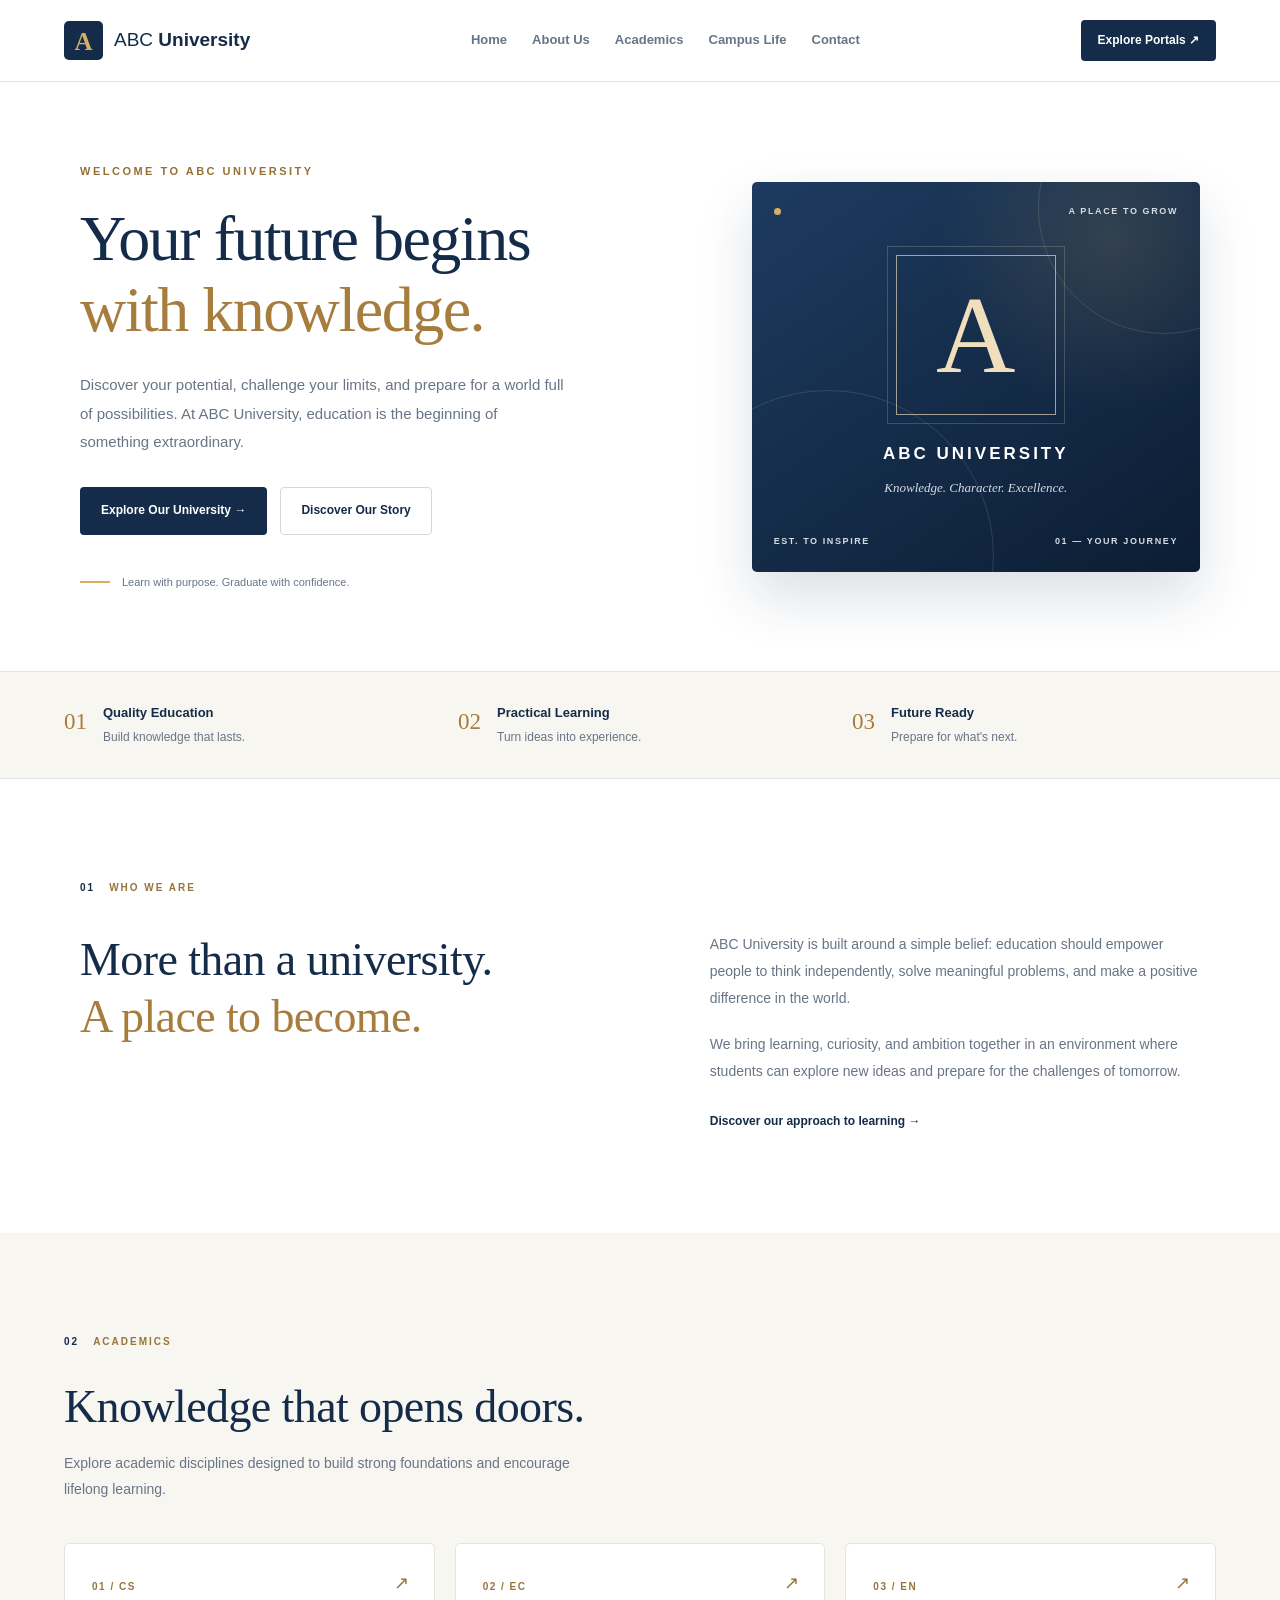
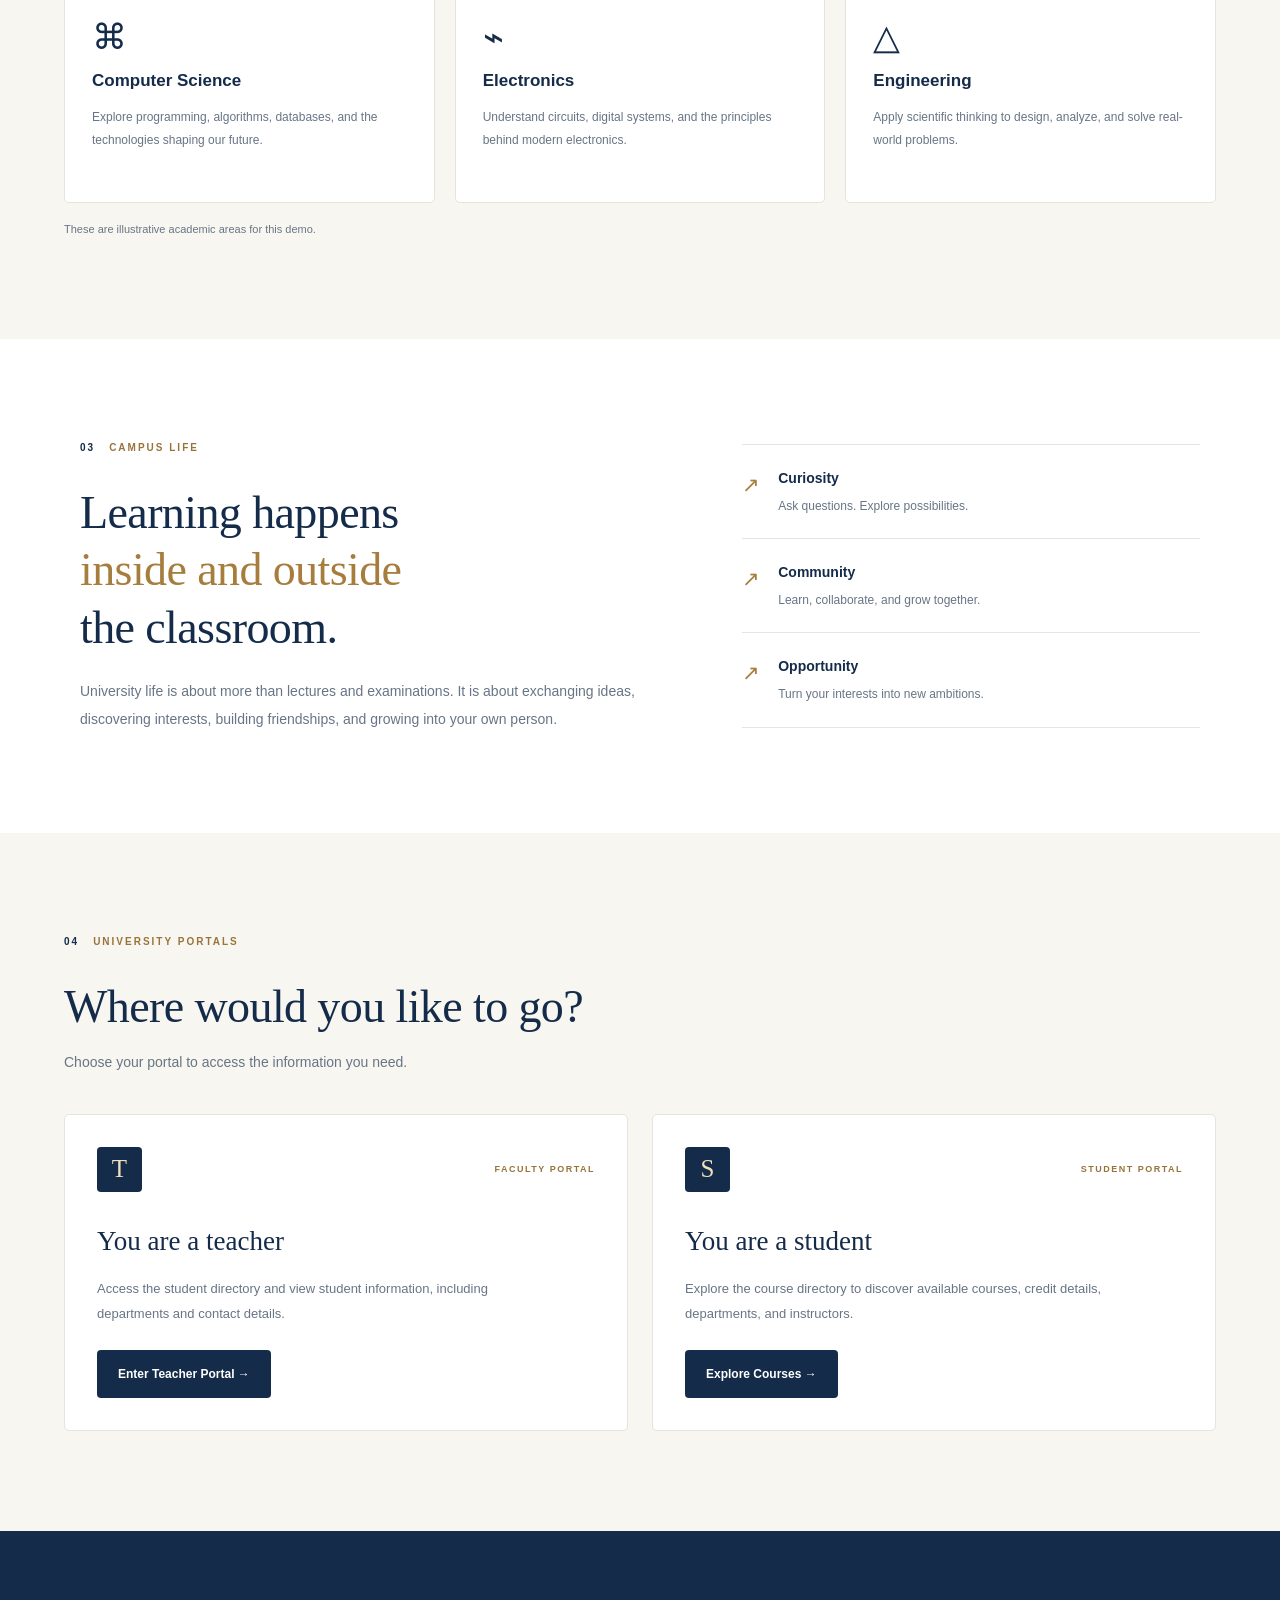
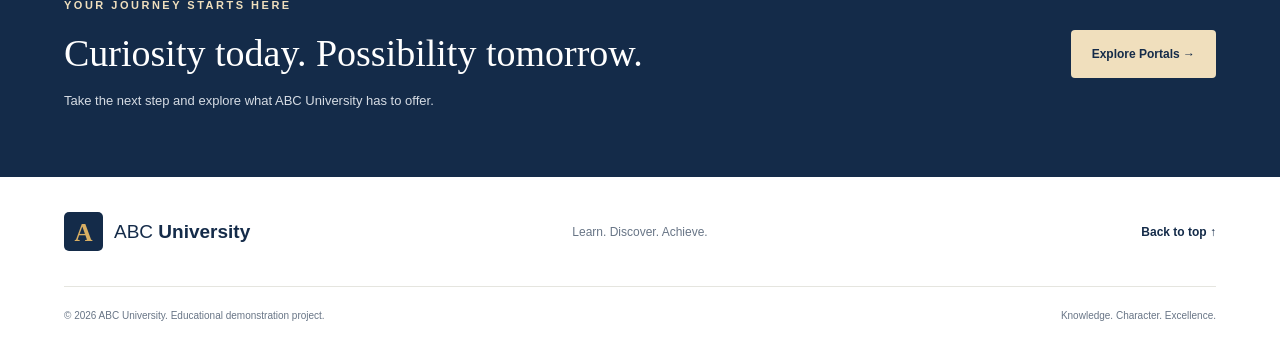
<file: frontend/index.html>
<!DOCTYPE html>
<html lang="en">
<head>
    <meta charset="UTF-8">
    <meta name="viewport" content="width=device-width, initial-scale=1.0">
    <title>ABC University | Learn. Discover. Achieve.</title>
    <meta name="description"
          content="Welcome to ABC University, where knowledge meets opportunity and students build their future.">
    <link rel="stylesheet" href="index.css">
</head>

<body>

    <!-- Navigation Bar -->
    <header class="navbar">
        <a href="#home" class="logo">
            <span class="logo-icon">A</span>
            <span>ABC <strong>University</strong></span>
        </a>

        <nav class="nav-links" aria-label="Main navigation">
            <a href="#home">Home</a>
            <a href="#about">About Us</a>
            <a href="#academics">Academics</a>
            <a href="#campus">Campus Life</a>
            <a href="#contact">Contact</a>
        </nav>

        <a href="#portals" class="nav-button">Explore Portals ↗</a>
    </header>


    <main>

        <!-- Hero Section -->
        <section class="hero" id="home">

            <div class="hero-content">
                <p class="eyebrow">
                    WELCOME TO ABC UNIVERSITY
                </p>

                <h1>
                    Your future begins
                    <span>with knowledge.</span>
                </h1>

                <p class="hero-description">
                    Discover your potential, challenge your limits,
                    and prepare for a world full of possibilities.
                    At ABC University, education is the beginning
                    of something extraordinary.
                </p>

                <div class="hero-buttons">
                    <a href="#portals" class="button button-primary">
                        Explore Our University →
                    </a>

                    <a href="#about" class="button button-outline">
                        Discover Our Story
                    </a>
                </div>

                <div class="hero-note">
                    <span class="note-line"></span>
                    <p>Learn with purpose. Graduate with confidence.</p>
                </div>
            </div>

            <div class="hero-visual">
                <div class="visual-top">
                    <span class="visual-dot"></span>
                    A PLACE TO GROW
                </div>

                <div class="visual-main">
                    <div class="visual-symbol">A</div>
                    <p class="visual-name">ABC UNIVERSITY</p>
                    <p class="visual-motto">Knowledge. Character. Excellence.</p>
                </div>

                <div class="visual-bottom">
                    <span>EST. TO INSPIRE</span>
                    <span>01 — YOUR JOURNEY</span>
                </div>
            </div>

        </section>


        <!-- University Highlights -->
        <section class="highlights" aria-label="University highlights">

            <div class="highlight-item">
                <span class="highlight-number">01</span>
                <div>
                    <h3>Quality Education</h3>
                    <p>Build knowledge that lasts.</p>
                </div>
            </div>

            <div class="highlight-item">
                <span class="highlight-number">02</span>
                <div>
                    <h3>Practical Learning</h3>
                    <p>Turn ideas into experience.</p>
                </div>
            </div>

            <div class="highlight-item">
                <span class="highlight-number">03</span>
                <div>
                    <h3>Future Ready</h3>
                    <p>Prepare for what's next.</p>
                </div>
            </div>

        </section>


        <!-- About Section -->
        <section class="section about-section" id="about">

            <div class="section-label">
                <span>01</span>
                <span>WHO WE ARE</span>
            </div>

            <div class="about-grid">

                <div>
                    <h2 class="section-heading">
                        More than a university.
                        <span>A place to become.</span>
                    </h2>
                </div>

                <div class="about-content">
                    <p>
                        ABC University is built around a simple belief:
                        education should empower people to think
                        independently, solve meaningful problems,
                        and make a positive difference in the world.
                    </p>

                    <p>
                        We bring learning, curiosity, and ambition
                        together in an environment where students
                        can explore new ideas and prepare for the
                        challenges of tomorrow.
                    </p>

                    <a href="#academics" class="text-link">
                        Discover our approach to learning →
                    </a>
                </div>

            </div>

        </section>


        <!-- Academics Section -->
        <section class="section academics-section" id="academics">

            <div class="section-label">
                <span>02</span>
                <span>ACADEMICS</span>
            </div>

            <div class="section-intro">
                <h2 class="section-heading">
                    Knowledge that opens doors.
                </h2>

                <p>
                    Explore academic disciplines designed to build
                    strong foundations and encourage lifelong learning.
                </p>
            </div>

            <div class="academic-grid">

                <article class="academic-card">
                    <span class="card-number">01 / CS</span>
                    <div class="academic-icon">⌘</div>
                    <h3>Computer Science</h3>
                    <p>
                        Explore programming, algorithms, databases,
                        and the technologies shaping our future.
                    </p>
                    <span class="card-arrow">↗</span>
                </article>

                <article class="academic-card">
                    <span class="card-number">02 / EC</span>
                    <div class="academic-icon">⌁</div>
                    <h3>Electronics</h3>
                    <p>
                        Understand circuits, digital systems,
                        and the principles behind modern electronics.
                    </p>
                    <span class="card-arrow">↗</span>
                </article>

                <article class="academic-card">
                    <span class="card-number">03 / EN</span>
                    <div class="academic-icon">△</div>
                    <h3>Engineering</h3>
                    <p>
                        Apply scientific thinking to design,
                        analyze, and solve real-world problems.
                    </p>
                    <span class="card-arrow">↗</span>
                </article>

            </div>

            <p class="academic-note">
                These are illustrative academic areas for this demo.
            </p>

        </section>


        <!-- Campus Life Section -->
        <section class="section campus-section" id="campus">

            <div class="campus-content">
                <div class="section-label">
                    <span>03</span>
                    <span>CAMPUS LIFE</span>
                </div>

                <h2 class="section-heading">
                    Learning happens
                    <span>inside and outside</span>
                    the classroom.
                </h2>

                <p>
                    University life is about more than lectures and
                    examinations. It is about exchanging ideas,
                    discovering interests, building friendships,
                    and growing into your own person.
                </p>
            </div>

            <div class="campus-features">

                <div class="campus-feature">
                    <span>↗</span>
                    <div>
                        <h3>Curiosity</h3>
                        <p>Ask questions. Explore possibilities.</p>
                    </div>
                </div>

                <div class="campus-feature">
                    <span>↗</span>
                    <div>
                        <h3>Community</h3>
                        <p>Learn, collaborate, and grow together.</p>
                    </div>
                </div>

                <div class="campus-feature">
                    <span>↗</span>
                    <div>
                        <h3>Opportunity</h3>
                        <p>Turn your interests into new ambitions.</p>
                    </div>
                </div>

            </div>

        </section>


        <!-- Teacher and Student Portals -->
        <section class="section portals-section" id="portals">

            <div class="section-label">
                <span>04</span>
                <span>UNIVERSITY PORTALS</span>
            </div>

            <div class="portals-heading">
                <h2 class="section-heading">
                    Where would you like to go?
                </h2>

                <p>
                    Choose your portal to access the information
                    you need.
                </p>
            </div>

            <div class="portal-grid">

                <article class="portal-card teacher-card">
                    <div class="portal-top">
                        <span class="portal-icon">T</span>
                        <span class="portal-tag">FACULTY PORTAL</span>
                    </div>

                    <h3>You are a teacher</h3>

                    <p>
                        Access the student directory and view student
                        information, including departments and contact
                        details.
                    </p>

                    <a href="student.html" class="button portal-button">
                        Enter Teacher Portal →
                    </a>
                </article>


                <article class="portal-card student-card">
                    <div class="portal-top">
                        <span class="portal-icon">S</span>
                        <span class="portal-tag">STUDENT PORTAL</span>
                    </div>

                    <h3>You are a student</h3>

                    <p>
                        Explore the course directory to discover
                        available courses, credit details, departments,
                        and instructors.
                    </p>

                    <a href="course.html" class="button portal-button">
                        Explore Courses →
                    </a>
                </article>

            </div>

        </section>


        <!-- Contact Section -->
        <section class="contact-section" id="contact">

            <div>
                <p class="eyebrow">YOUR JOURNEY STARTS HERE</p>

                <h2>Curiosity today. Possibility tomorrow.</h2>

                <p>
                    Take the next step and explore what ABC University
                    has to offer.
                </p>
            </div>

            <a href="#portals" class="button contact-button">
                Explore Portals →
            </a>

        </section>

    </main>


    <!-- Footer -->
    <footer class="footer">

        <a href="#home" class="logo footer-logo">
            <span class="logo-icon">A</span>
            <span>ABC <strong>University</strong></span>
        </a>

        <p>
            Learn. Discover. Achieve.
        </p>

        <a href="#home" class="back-to-top">Back to top ↑</a>

        <div class="footer-bottom">
            <p>© 2026 ABC University. Educational demonstration project.</p>
            <p>Knowledge. Character. Excellence.</p>
        </div>
    </footer>
</body>
</html>
</file>
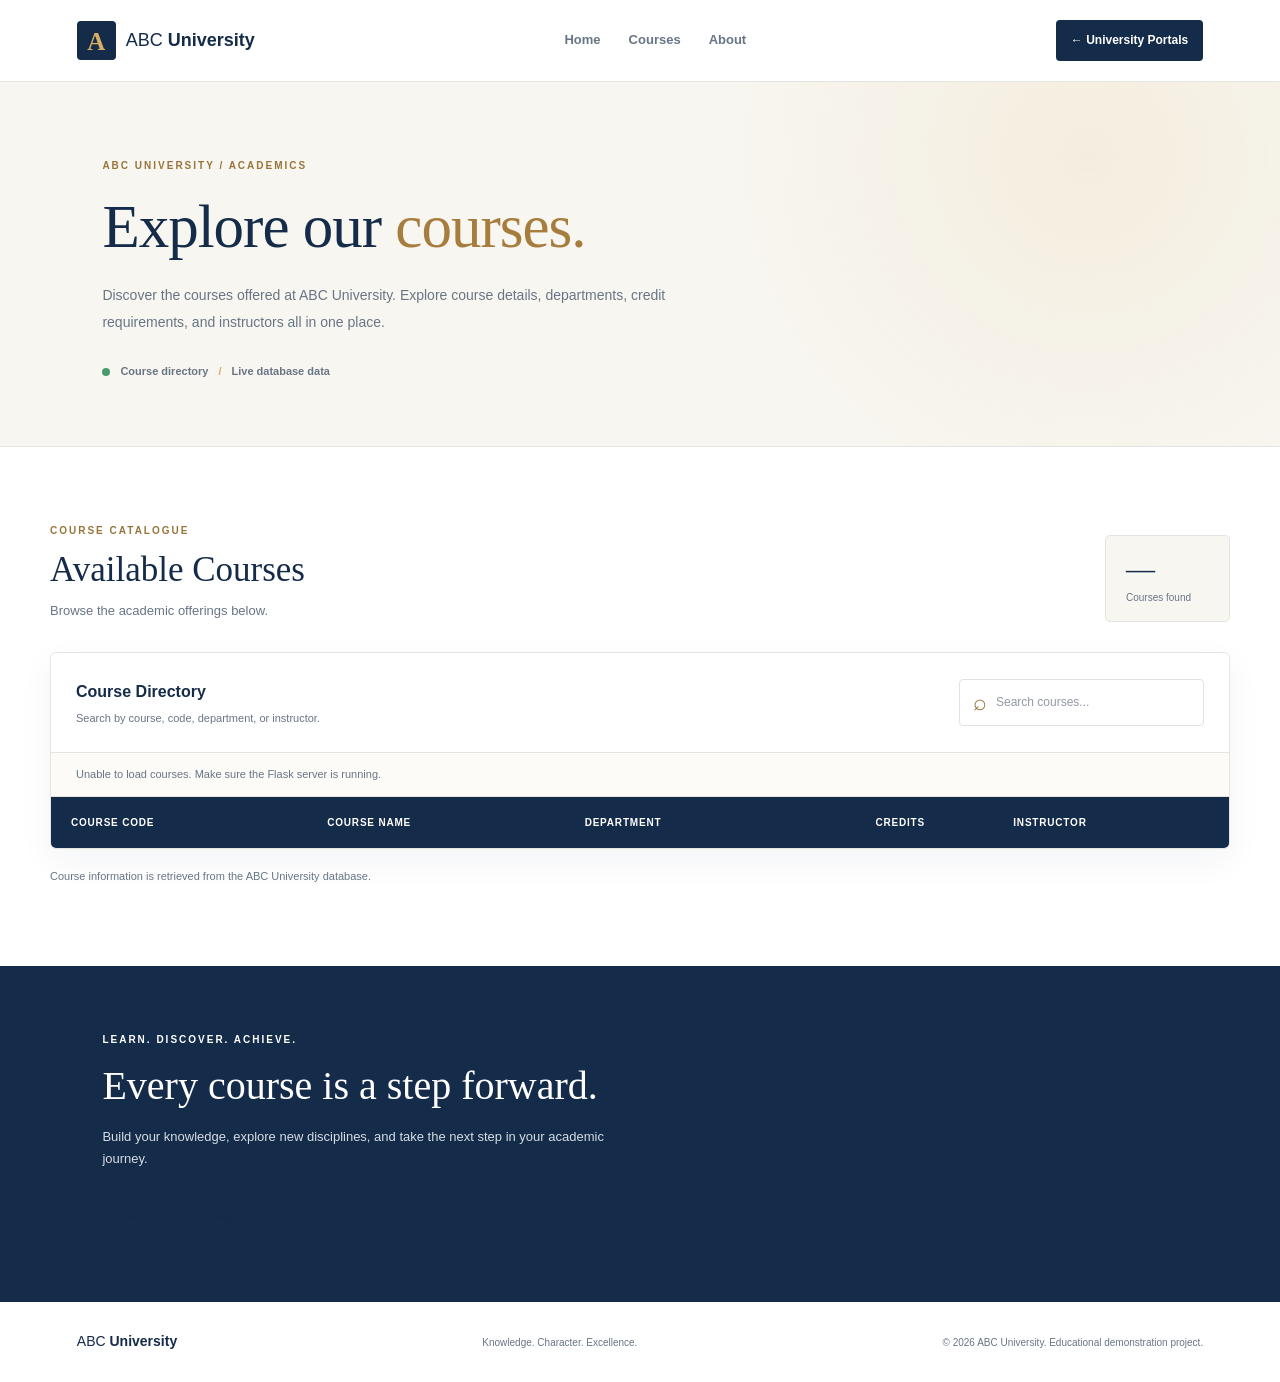
<file: frontend/course.html>
<!DOCTYPE html>
<html lang="en">
<head>
    <meta charset="UTF-8">
    <meta name="viewport" content="width=device-width, initial-scale=1.0">

    <title>Course Directory | ABC University</title>

    <link rel="stylesheet" href="course.css">
    <script src="script.js" defer></script>
</head>

<body>

    <header class="navbar">
        <a href="index.html" class="logo">
            <span class="logo-icon">A</span>
            <span>ABC <strong>University</strong></span>
        </a>

        <nav class="nav-links" aria-label="Main navigation">
            <a href="index.html">Home</a>
            <a href="#courses">Courses</a>
            <a href="#about">About</a>
        </nav>

        <a href="index.html#portals" class="back-button">
            ← University Portals
        </a>
    </header>


    <main>

        <section class="page-hero">
            <p class="eyebrow">ABC UNIVERSITY / ACADEMICS</p>

            <h1>Explore our <span>courses.</span></h1>

            <p class="hero-description">
                Discover the courses offered at ABC University.
                Explore course details, departments, credit requirements,
                and instructors all in one place.
            </p>

            <div class="hero-meta">
                <span class="status-dot"></span>
                Course directory
                <span class="meta-divider">/</span>
                Live database data
            </div>
        </section>


        <section class="courses-section" id="courses">

            <div class="section-heading">
                <div>
                    <p class="eyebrow">COURSE CATALOGUE</p>
                    <h2>Available Courses</h2>
                    <p class="section-description">
                        Browse the academic offerings below.
                    </p>
                </div>

                <div class="course-count">
                    <span class="count-number" id="course-count">—</span>
                    <span class="count-label">Courses found</span>
                </div>
            </div>


            <div class="table-card">

                <div class="table-toolbar">
                    <div>
                        <h3>Course Directory</h3>
                        <p>Search by course, code, department, or instructor.</p>
                    </div>

                    <label class="search-box">
                        <span aria-hidden="true">⌕</span>
                        <input
                            type="search"
                            id="course-search"
                            placeholder="Search courses..."
                            aria-label="Search courses"
                        >
                    </label>
                </div>


                <p class="table-status" id="table-status" role="status">
                    Loading courses from the university database...
                </p>


                <div class="table-wrapper">
                    <table>
                        <thead>
                            <tr>
                                <th scope="col">Course Code</th>
                                <th scope="col">Course Name</th>
                                <th scope="col">Department</th>
                                <th scope="col">Credits</th>
                                <th scope="col">Instructor</th>
                            </tr>
                        </thead>

                        <tbody id="course-table">
                            <!-- JavaScript inserts course rows here -->
                        </tbody>
                    </table>
                </div>

            </div>

            <p class="data-note">
                Course information is retrieved from the ABC University database.
            </p>

        </section>


        <section class="about-section" id="about">
            <p class="eyebrow">LEARN. DISCOVER. ACHIEVE.</p>
            <h2>Every course is a step forward.</h2>
            <p>
                Build your knowledge, explore new disciplines,
                and take the next step in your academic journey.
            </p>

            <a href="index.html" class="home-link">
                Return to Homepage →
            </a>
        </section>

    </main>


    <footer class="footer">
        <a href="index.html" class="footer-logo">
            ABC <strong>University</strong>
        </a>

        <p>Knowledge. Character. Excellence.</p>

        <p>© 2026 ABC University. Educational demonstration project.</p>
    </footer>

</body>
</html>
</file>
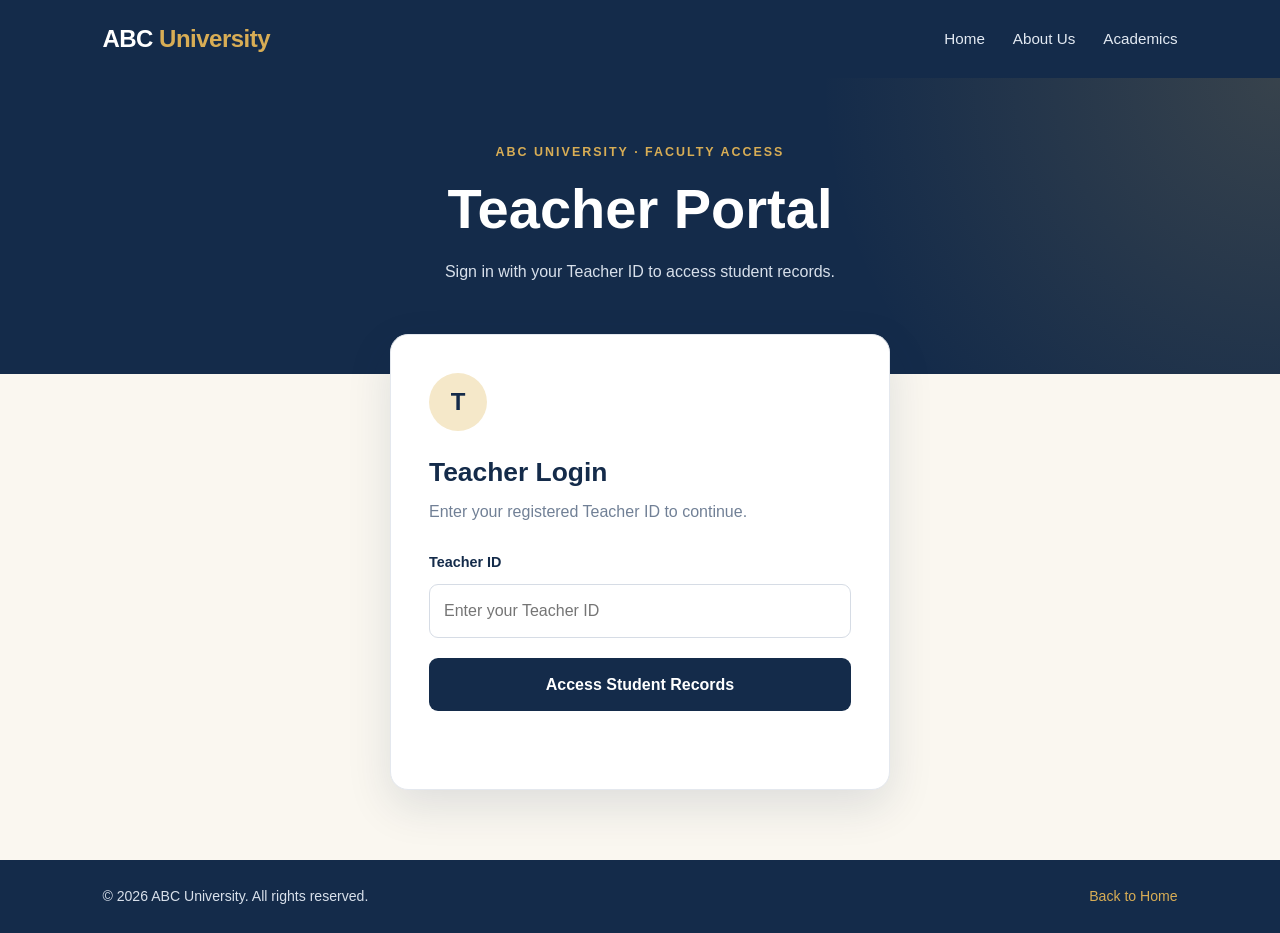
<file: frontend/student.html>
<!DOCTYPE html>
<html lang="en">
<head>
    <meta charset="UTF-8">
    <meta name="viewport" content="width=device-width, initial-scale=1.0">

    <title>Teacher Portal | ABC University</title>

    <link rel="stylesheet" href="student.css">
    <script src="student.js" defer></script>
</head>

<body>

    <header class="navbar">
        <a href="index.html" class="logo">ABC <span>University</span></a>

        <nav>
            <a href="index.html">Home</a>
            <a href="index.html#about">About Us</a>
            <a href="index.html#academics">Academics</a>
        </nav>
    </header>

    <main>
        <section class="page-hero">
            <p class="eyebrow">ABC UNIVERSITY · FACULTY ACCESS</p>
            <h1>Teacher Portal</h1>
            <p>Sign in with your Teacher ID to access student records.</p>
        </section>

        <section class="login-section">
            <div class="login-card" id="login-card">
                <div class="icon-circle">T</div>

                <h2>Teacher Login</h2>
                <p class="muted">
                    Enter your registered Teacher ID to continue.
                </p>

                <form id="teacher-form">
                    <label for="teacher-id">Teacher ID</label>

                    <input
                        type="text"
                        id="teacher-id"
                        name="teacher-id"
                        placeholder="Enter your Teacher ID"
                        autocomplete="off"
                        required
                    >

                    <button type="submit" id="login-button">
                        Access Student Records
                    </button>
                </form>

                <p id="login-message" class="message" role="status"
                   aria-live="polite"></p>
            </div>
        </section>

        <!-- Hidden until a valid teacher ID is entered -->
        <section id="student-dashboard" class="dashboard" hidden>
            <div class="welcome-panel">
                <div>
                    <p class="eyebrow">FACULTY DASHBOARD</p>
                    <h2 id="welcome-heading">Welcome!</h2>
                    <p class="muted">
                        Here are the student records available to you.
                    </p>
                </div>

                <button type="button" id="logout-button" class="secondary-button">
                    Log Out
                </button>
            </div>

            <div class="table-heading">
                <div>
                    <h2>Student Directory</h2>
                    <p class="muted">Student information from the university database.</p>
                </div>

                <span class="count-badge">
                    <span id="student-count">0</span> Students
                </span>
            </div>

            <div class="table-card">
                <div class="table-toolbar">
                    <label for="student-search">Search students</label>
                    <input
                        type="search"
                        id="student-search"
                        placeholder="Search by name, ID, department..."
                    >
                </div>

                <div class="table-wrapper">
                    <table>
                        <thead>
                            <tr>
                                <th>Student ID</th>
                                <th>Name</th>
                                <th>Age</th>
                                <th>Gender</th>
                                <th>Email</th>
                                <th>Department</th>
                            </tr>
                        </thead>

                        <tbody id="student-table">
                            <!-- JavaScript inserts student rows here -->
                        </tbody>
                    </table>
                </div>

                <p id="table-message" class="table-message" role="status"
                   aria-live="polite"></p>
            </div>
        </section>
    </main>

    <footer>
        <p>© 2026 ABC University. All rights reserved.</p>
        <a href="index.html">Back to Home</a>
    </footer>

</body>
</html>
</file>
<file: frontend/index.css>
/* =========================================
   ABC UNIVERSITY — HOMEPAGE STYLES
   ========================================= */


/* 1. Global styles */

:root {
    --navy: #142b49;
    --navy-dark: #0c1d33;
    --blue: #284d78;
    --gold: #d8ae63;
    --gold-light: #f0dfbd;
    --cream: #f8f6f0;
    --white: #ffffff;
    --text: #263448;
    --muted: #687586;
    --border: #e5e5df;

    --container: 1180px;
}

* {
    margin: 0;
    padding: 0;
    box-sizing: border-box;
}

html {
    scroll-behavior: smooth;
    scroll-padding-top: 90px;
}

body {
    font-family: "Segoe UI", Arial, sans-serif;
    background: var(--white);
    color: var(--text);
    line-height: 1.7;
}

a {
    color: inherit;
    text-decoration: none;
}

button,
a {
    -webkit-tap-highlight-color: transparent;
}

a:focus-visible {
    outline: 3px solid var(--gold);
    outline-offset: 4px;
}

section {
    scroll-margin-top: 90px;
}


/* 2. Navigation bar */

.navbar {
    width: 100%;
    min-height: 82px;
    padding: 16px max(5%, calc((100% - var(--container)) / 2));

    display: flex;
    align-items: center;
    justify-content: space-between;
    gap: 28px;

    background: var(--white);
    border-bottom: 1px solid var(--border);
}

.logo {
    display: inline-flex;
    align-items: center;
    gap: 11px;

    color: var(--navy);
    font-size: 19px;
    font-weight: 500;
    white-space: nowrap;
}

.logo strong {
    font-weight: 800;
}

.logo-icon {
    width: 39px;
    height: 39px;

    display: grid;
    place-items: center;

    background: var(--navy);
    color: var(--gold);

    font-family: Georgia, serif;
    font-size: 25px;
    font-weight: bold;

    border-radius: 5px;
}

.nav-links {
    display: flex;
    align-items: center;
    justify-content: center;
    gap: 25px;
}

.nav-links a {
    color: var(--muted);
    font-size: 13px;
    font-weight: 600;

    transition: color 0.2s ease;
}

.nav-links a:hover {
    color: var(--navy);
}

.nav-button {
    padding: 10px 17px;

    background: var(--navy);
    color: var(--white);

    border-radius: 4px;
    font-size: 12px;
    font-weight: 700;
    white-space: nowrap;

    transition:
        background 0.2s ease,
        transform 0.2s ease;
}

.nav-button:hover {
    background: var(--blue);
    transform: translateY(-2px);
}


/* 3. Hero section */

.hero {
    max-width: var(--container);
    min-height: 570px;
    margin: auto;
    padding: 80px 30px;

    display: grid;
    grid-template-columns: 1.15fr 0.85fr;
    align-items: center;
    gap: 65px;
}

.hero-content {
    max-width: 610px;
}

.eyebrow {
    color: #967033;
    font-size: 11px;
    font-weight: 800;
    letter-spacing: 2.5px;
}

.hero h1 {
    margin-top: 22px;

    color: var(--navy);
    font-family: Georgia, "Times New Roman", serif;
    font-size: clamp(42px, 5vw, 65px);
    font-weight: 500;
    line-height: 1.12;
    letter-spacing: -1.5px;
}

.hero h1 span,
.section-heading span {
    display: block;
    color: #a77d3d;
}

.hero-description {
    max-width: 490px;
    margin-top: 25px;

    color: var(--muted);
    font-size: 15px;
    line-height: 1.9;
}

.hero-buttons {
    display: flex;
    align-items: center;
    flex-wrap: wrap;
    gap: 13px;
    margin-top: 30px;
}

.button {
    min-height: 48px;
    padding: 12px 20px;

    display: inline-flex;
    align-items: center;
    justify-content: center;
    gap: 8px;

    border: 1px solid transparent;
    border-radius: 4px;

    font-size: 12px;
    font-weight: 700;
    text-align: center;

    transition:
        background 0.2s ease,
        color 0.2s ease,
        border-color 0.2s ease,
        transform 0.2s ease;
}

.button:hover {
    transform: translateY(-2px);
}

.button-primary {
    background: var(--navy);
    color: var(--white);
}

.button-primary:hover {
    background: var(--blue);
}

.button-outline {
    border-color: #d4d7dc;
    color: var(--navy);
}

.button-outline:hover {
    border-color: var(--navy);
    background: var(--cream);
}

.hero-note {
    display: flex;
    align-items: center;
    gap: 12px;
    margin-top: 38px;
}

.hero-note p {
    color: var(--muted);
    font-size: 11px;
}

.note-line {
    width: 30px;
    height: 2px;
    background: var(--gold);
}


/* 4. Decorative university panel */

.hero-visual {
    min-height: 390px;
    padding: 22px;

    display: flex;
    flex-direction: column;
    justify-content: space-between;

    position: relative;
    overflow: hidden;

    background:
        radial-gradient(
            circle at 80% 15%,
            rgba(216, 174, 99, 0.15),
            transparent 35%
        ),
        linear-gradient(145deg, #1d3b60, #0c1d33);

    color: var(--white);
    border-radius: 5px;
    box-shadow: 0 25px 55px rgba(20, 43, 73, 0.15);
}

.hero-visual::before,
.hero-visual::after {
    content: "";
    position: absolute;

    width: 250px;
    height: 250px;

    border: 1px solid rgba(240, 223, 189, 0.14);
    border-radius: 50%;

    pointer-events: none;
}

.hero-visual::before {
    top: -100px;
    right: -90px;
}

.hero-visual::after {
    bottom: -150px;
    left: -90px;
    width: 330px;
    height: 330px;
}

.visual-top,
.visual-bottom {
    display: flex;
    align-items: center;
    justify-content: space-between;
    gap: 12px;

    color: #d6dce4;
    font-size: 9px;
    font-weight: 700;
    letter-spacing: 1.6px;
}

.visual-dot {
    width: 7px;
    height: 7px;
    margin-right: auto;

    background: var(--gold);
    border-radius: 50%;
}

.visual-main {
    position: relative;
    z-index: 1;
    text-align: center;
}

.visual-symbol {
    width: 160px;
    height: 160px;
    margin: 0 auto 25px;

    display: grid;
    place-items: center;

    border: 1px solid rgba(240, 223, 189, 0.65);
    outline: 1px solid rgba(240, 223, 189, 0.2);
    outline-offset: 8px;

    color: var(--gold-light);
    font-family: Georgia, serif;
    font-size: 110px;
    line-height: 1;
}

.visual-name {
    color: var(--white);
    font-size: 17px;
    font-weight: 800;
    letter-spacing: 3px;
}

.visual-motto {
    margin-top: 8px;

    color: #d6dce4;
    font-family: Georgia, serif;
    font-size: 13px;
    font-style: italic;
}


/* 5. University highlights */

.highlights {
    padding: 30px max(5%, calc((100% - var(--container)) / 2));

    display: grid;
    grid-template-columns: repeat(3, 1fr);
    gap: 30px;

    background: var(--cream);
    border-top: 1px solid var(--border);
    border-bottom: 1px solid var(--border);
}

.highlight-item {
    display: flex;
    align-items: flex-start;
    gap: 16px;
}

.highlight-number {
    color: #a77d3d;
    font-family: Georgia, serif;
    font-size: 23px;
}

.highlight-item h3 {
    color: var(--navy);
    font-size: 13px;
}

.highlight-item p {
    margin-top: 3px;
    color: var(--muted);
    font-size: 12px;
}


/* 6. Shared section styles */

.section {
    max-width: var(--container);
    margin: auto;
    padding: 100px 30px;
}

.section-label {
    display: flex;
    align-items: center;
    gap: 14px;

    color: #98743b;
    font-size: 10px;
    font-weight: 800;
    letter-spacing: 2px;
}

.section-label span:first-child {
    color: var(--navy);
}

.section-heading {
    color: var(--navy);
    font-family: Georgia, "Times New Roman", serif;
    font-size: clamp(32px, 4vw, 46px);
    font-weight: 500;
    line-height: 1.25;
    letter-spacing: -0.6px;
}


/* 7. About section */

.about-grid {
    margin-top: 35px;

    display: grid;
    grid-template-columns: 1fr 0.9fr;
    gap: 85px;
}

.about-content p {
    margin-bottom: 18px;

    color: var(--muted);
    font-size: 14px;
    line-height: 1.95;
}

.text-link {
    display: inline-block;
    margin-top: 8px;

    color: var(--navy);
    font-size: 12px;
    font-weight: 800;
}

.text-link:hover {
    color: #a77d3d;
}


/* 8. Academics section */

.academics-section {
    max-width: none;
    padding-right: max(5%, calc((100% - var(--container)) / 2));
    padding-left: max(5%, calc((100% - var(--container)) / 2));

    background: var(--cream);
}

.section-intro {
    max-width: 680px;
    margin-top: 28px;
}

.section-intro p,
.portals-heading > p {
    max-width: 550px;
    margin-top: 14px;

    color: var(--muted);
    font-size: 14px;
    line-height: 1.9;
}

.academic-grid {
    margin-top: 40px;

    display: grid;
    grid-template-columns: repeat(3, 1fr);
    gap: 20px;
}

.academic-card {
    min-height: 260px;
    padding: 27px;

    position: relative;

    background: var(--white);
    border: 1px solid var(--border);
    border-radius: 5px;

    transition:
        transform 0.25s ease,
        box-shadow 0.25s ease,
        border-color 0.25s ease;
}

.academic-card:hover {
    transform: translateY(-5px);
    border-color: #d4bd94;
    box-shadow: 0 15px 30px rgba(20, 43, 73, 0.07);
}

.card-number {
    color: #98743b;
    font-size: 10px;
    font-weight: 800;
    letter-spacing: 1.5px;
}

.academic-icon {
    margin: 22px 0 12px;

    color: var(--navy);
    font-family: Georgia, serif;
    font-size: 35px;
    line-height: 1;
}

.academic-card h3 {
    color: var(--navy);
    font-size: 17px;
}

.academic-card p {
    margin-top: 10px;

    color: var(--muted);
    font-size: 12px;
    line-height: 1.9;
}

.card-arrow {
    position: absolute;
    top: 24px;
    right: 25px;

    color: #98743b;
    font-size: 18px;
}

.academic-note {
    margin-top: 17px;
    color: var(--muted);
    font-size: 11px;
}


/* 9. Campus life section */

.campus-section {
    display: grid;
    grid-template-columns: 1fr 0.8fr;
    align-items: center;
    gap: 90px;
}

.campus-content .section-heading {
    margin-top: 28px;
}

.campus-content > p {
    margin-top: 22px;

    color: var(--muted);
    font-size: 14px;
    line-height: 1.95;
}

.campus-features {
    border-top: 1px solid var(--border);
}

.campus-feature {
    padding: 22px 0;

    display: flex;
    align-items: flex-start;
    gap: 18px;

    border-bottom: 1px solid var(--border);
}

.campus-feature > span {
    color: #a77d3d;
    font-size: 21px;
}

.campus-feature h3 {
    color: var(--navy);
    font-size: 14px;
}

.campus-feature p {
    margin-top: 5px;
    color: var(--muted);
    font-size: 12px;
}


/* 10. Portal section */

.portals-section {
    max-width: none;
    padding-right: max(5%, calc((100% - var(--container)) / 2));
    padding-left: max(5%, calc((100% - var(--container)) / 2));

    background: var(--cream);
}

.portals-heading {
    margin-top: 28px;
}

.portal-grid {
    margin-top: 38px;

    display: grid;
    grid-template-columns: repeat(2, minmax(0, 1fr));
    gap: 24px;
}

.portal-card {
    min-height: 300px;
    padding: 32px;

    display: flex;
    flex-direction: column;
    align-items: flex-start;

    background: var(--white);
    border: 1px solid var(--border);
    border-radius: 5px;

    transition:
        transform 0.25s ease,
        box-shadow 0.25s ease;
}

.portal-card:hover {
    transform: translateY(-4px);
    box-shadow: 0 18px 35px rgba(20, 43, 73, 0.08);
}

.portal-top {
    width: 100%;

    display: flex;
    align-items: center;
    justify-content: space-between;
    gap: 12px;
}

.portal-icon {
    width: 45px;
    height: 45px;

    display: grid;
    place-items: center;

    background: var(--navy);
    color: var(--gold-light);

    font-family: Georgia, serif;
    font-size: 25px;
    border-radius: 4px;
}

.portal-tag {
    color: #98743b;
    font-size: 9px;
    font-weight: 800;
    letter-spacing: 1.5px;
}

.portal-card h3 {
    margin-top: 27px;

    color: var(--navy);
    font-family: Georgia, serif;
    font-size: 27px;
    font-weight: 500;
}

.portal-card > p {
    max-width: 450px;
    margin-top: 12px;
    margin-bottom: 24px;

    color: var(--muted);
    font-size: 13px;
    line-height: 1.9;
}

.portal-button {
    margin-top: auto;

    background: var(--navy);
    color: var(--white);
}

.portal-button:hover {
    background: var(--blue);
}


/* 11. Contact call-to-action */

.contact-section {
    padding: 65px max(5%, calc((100% - var(--container)) / 2));

    display: flex;
    align-items: center;
    justify-content: space-between;
    gap: 35px;

    background: var(--navy);
    color: var(--white);
}

.contact-section .eyebrow {
    color: var(--gold-light);
}

.contact-section h2 {
    margin-top: 14px;

    font-family: Georgia, serif;
    font-size: clamp(27px, 3vw, 38px);
    font-weight: 500;
    line-height: 1.3;
}

.contact-section > div > p:last-child {
    margin-top: 12px;

    color: #d6dce4;
    font-size: 13px;
}

.contact-button {
    flex-shrink: 0;

    background: var(--gold-light);
    color: var(--navy);
}

.contact-button:hover {
    background: var(--white);
}


/* 12. Footer */

.footer {
    padding: 35px max(5%, calc((100% - var(--container)) / 2)) 0;

    display: grid;
    grid-template-columns: 1fr 1fr 1fr;
    align-items: center;
    gap: 20px;

    background: var(--white);
}

.footer > p {
    color: var(--muted);
    font-size: 12px;
    text-align: center;
}

.footer-logo {
    justify-self: start;
}

.back-to-top {
    justify-self: end;

    color: var(--navy);
    font-size: 12px;
    font-weight: 700;
}

.back-to-top:hover {
    color: #a77d3d;
}

.footer-bottom {
    grid-column: 1 / -1;
    margin-top: 15px;
    padding: 20px 0;

    display: flex;
    justify-content: space-between;
    gap: 20px;

    border-top: 1px solid var(--border);
}

.footer-bottom p {
    color: var(--muted);
    font-size: 10px;
}


/* 13. Responsive design — tablets */

@media (max-width: 950px) {

    .navbar {
        flex-wrap: wrap;
        gap: 15px;
    }

    .nav-links {
        order: 3;
        width: 100%;
        justify-content: flex-start;
        flex-wrap: wrap;
        gap: 20px;
    }

    .hero {
        gap: 35px;
        padding-top: 65px;
        padding-bottom: 65px;
    }

    .hero-visual {
        min-height: 340px;
    }

    .visual-symbol {
        width: 130px;
        height: 130px;
        font-size: 90px;
    }

    .about-grid,
    .campus-section {
        gap: 45px;
    }

    .academic-card {
        padding: 22px;
    }

}


/* 14. Responsive design — mobile */

@media (max-width: 650px) {

    html {
        scroll-padding-top: 125px;
    }

    .navbar {
        padding: 15px 5%;
    }

    .logo {
        font-size: 16px;
    }

    .logo-icon {
        width: 34px;
        height: 34px;
        font-size: 21px;
    }

    .nav-button {
        padding: 9px 12px;
        font-size: 10px;
    }

    .nav-links {
        gap: 15px;
    }

    .nav-links a {
        font-size: 11px;
    }

    .hero {
        grid-template-columns: 1fr;
        gap: 40px;
        padding: 55px 5%;
    }

    .hero h1 {
        font-size: clamp(39px, 11vw, 55px);
    }

    .hero-description {
        font-size: 14px;
    }

    .hero-visual {
        min-height: 320px;
    }

    .visual-symbol {
        width: 115px;
        height: 115px;
        font-size: 78px;
    }

    .visual-name {
        font-size: 14px;
    }

    .visual-bottom {
        font-size: 8px;
    }

    .highlights {
        grid-template-columns: 1fr;
        gap: 22px;
        padding: 28px 5%;
    }

    .section {
        padding: 70px 5%;
    }

    .section-heading {
        font-size: 34px;
    }

    .about-grid {
        grid-template-columns: 1fr;
        gap: 25px;
    }

    .academics-section,
    .portals-section {
        padding: 70px 5%;
    }

    .academic-grid {
        grid-template-columns: 1fr;
        gap: 15px;
    }

    .academic-card {
        min-height: 230px;
    }

    .campus-section {
        grid-template-columns: 1fr;
        gap: 35px;
    }

    .portal-grid {
        grid-template-columns: 1fr;
        gap: 17px;
    }

    .portal-card {
        min-height: 290px;
        padding: 25px;
    }

    .portal-card h3 {
        font-size: 25px;
    }

    .contact-section {
        padding: 50px 5%;
        flex-direction: column;
        align-items: flex-start;
        gap: 25px;
    }

    .footer {
        padding: 30px 5% 0;

        grid-template-columns: 1fr auto;
        gap: 17px;
    }

    .footer > p {
        grid-column: 1 / -1;
        text-align: left;
        grid-row: 2;
    }

    .back-to-top {
        grid-column: 2;
        grid-row: 1;
    }

    .footer-bottom {
        flex-direction: column;
        gap: 8px;
    }

}
</file>
<file: frontend/course.css>
/* =====================================
   ABC UNIVERSITY — COURSES PAGE
   ===================================== */

:root {
    --navy: #142b49;
    --navy-dark: #0c1d33;
    --blue: #284d78;
    --gold: #d8ae63;
    --cream: #f8f6f0;
    --white: #ffffff;
    --text: #263448;
    --muted: #687586;
    --border: #e5e5df;
}

* {
    margin: 0;
    padding: 0;
    box-sizing: border-box;
}

html {
    scroll-behavior: smooth;
    scroll-padding-top: 100px;
}

body {
    font-family: "Segoe UI", Arial, sans-serif;
    background: var(--white);
    color: var(--text);
    line-height: 1.7;
}

a {
    color: inherit;
    text-decoration: none;
}

a:focus-visible,
input:focus-visible {
    outline: 3px solid var(--gold);
    outline-offset: 3px;
}


/* Navigation */

.navbar {
    min-height: 82px;
    padding: 15px 6%;

    display: flex;
    align-items: center;
    justify-content: space-between;
    gap: 25px;

    background: var(--white);
    border-bottom: 1px solid var(--border);
}

.logo {
    display: flex;
    align-items: center;
    gap: 10px;

    color: var(--navy);
    font-size: 18px;
    white-space: nowrap;
}

.logo-icon {
    width: 39px;
    height: 39px;

    display: grid;
    place-items: center;

    background: var(--navy);
    color: var(--gold);

    border-radius: 4px;
    font-family: Georgia, serif;
    font-size: 25px;
    font-weight: bold;
}

.nav-links {
    display: flex;
    align-items: center;
    gap: 28px;
}

.nav-links a {
    color: var(--muted);
    font-size: 13px;
    font-weight: 600;
    transition: color 0.2s ease;
}

.nav-links a:hover {
    color: var(--navy);
}

.back-button {
    padding: 10px 15px;

    background: var(--navy);
    color: var(--white);

    border-radius: 4px;
    font-size: 12px;
    font-weight: 700;
    white-space: nowrap;

    transition: background 0.2s ease;
}

.back-button:hover {
    background: var(--blue);
}


/* Page introduction */

.page-hero {
    padding: 75px 8% 65px;

    background:
        radial-gradient(
            circle at 85% 20%,
            rgba(216, 174, 99, 0.12),
            transparent 32%
        ),
        var(--cream);

    border-bottom: 1px solid var(--border);
}

.eyebrow {
    color: #98743b;
    font-size: 10px;
    font-weight: 800;
    letter-spacing: 2px;
}

.page-hero h1 {
    margin-top: 18px;

    color: var(--navy);
    font-family: Georgia, "Times New Roman", serif;
    font-size: clamp(40px, 5vw, 61px);
    font-weight: 500;
    line-height: 1.15;
    letter-spacing: -1px;
}

.page-hero h1 span {
    color: #a77d3d;
}

.hero-description {
    max-width: 600px;
    margin-top: 20px;

    color: var(--muted);
    font-size: 14px;
    line-height: 1.9;
}

.hero-meta {
    margin-top: 27px;

    display: flex;
    align-items: center;
    flex-wrap: wrap;
    gap: 10px;

    color: var(--muted);
    font-size: 11px;
    font-weight: 600;
}

.status-dot {
    width: 8px;
    height: 8px;

    background: #4a9a6c;
    border-radius: 50%;
}

.meta-divider {
    color: var(--gold);
}


/* Course directory section */

.courses-section {
    max-width: 1250px;
    margin: auto;
    padding: 75px 35px 80px;
}

.section-heading {
    margin-bottom: 30px;

    display: flex;
    align-items: flex-end;
    justify-content: space-between;
    gap: 25px;
}

.section-heading h2 {
    margin-top: 8px;

    color: var(--navy);
    font-family: Georgia, "Times New Roman", serif;
    font-size: 35px;
    font-weight: 500;
    line-height: 1.3;
}

.section-description {
    margin-top: 7px;
    color: var(--muted);
    font-size: 13px;
}

.course-count {
    min-width: 125px;
    padding: 15px 20px;

    display: flex;
    flex-direction: column;
    align-items: flex-start;

    background: var(--cream);
    border: 1px solid var(--border);
    border-radius: 5px;
}

.count-number {
    color: var(--navy);
    font-family: Georgia, serif;
    font-size: 29px;
    line-height: 1.3;
}

.count-label {
    color: var(--muted);
    font-size: 10px;
}


/* Table container */

.table-card {
    overflow: hidden;

    background: var(--white);
    border: 1px solid var(--border);
    border-radius: 6px;

    box-shadow: 0 12px 35px rgba(20, 43, 73, 0.05);
}

.table-toolbar {
    padding: 25px;

    display: flex;
    align-items: center;
    justify-content: space-between;
    gap: 20px;

    border-bottom: 1px solid var(--border);
}

.table-toolbar h3 {
    color: var(--navy);
    font-size: 16px;
}

.table-toolbar p {
    margin-top: 4px;
    color: var(--muted);
    font-size: 11px;
}


/* Search box */

.search-box {
    min-width: 245px;
    padding: 0 13px;

    display: flex;
    align-items: center;
    gap: 9px;

    border: 1px solid #dfe2e6;
    border-radius: 4px;

    transition: border-color 0.2s ease;
}

.search-box:focus-within {
    border-color: var(--blue);
}

.search-box > span {
    color: #98743b;
    font-size: 23px;
}

.search-box input {
    width: 100%;
    min-width: 0;
    padding: 12px 0;

    border: none;
    outline: none;

    background: transparent;
    color: var(--text);
    font: inherit;
    font-size: 12px;
}

.search-box input:focus-visible {
    outline: none;
}

.search-box input::placeholder {
    color: #929aa5;
}


/* Status message */

.table-status {
    padding: 12px 25px;

    background: #fcfbf8;
    color: var(--muted);

    border-bottom: 1px solid var(--border);
    font-size: 11px;
}


/* Actual table */

.table-wrapper {
    width: 100%;
    overflow-x: auto;
}

table {
    width: 100%;
    border-collapse: collapse;
    text-align: left;
}

thead {
    background: var(--navy);
    color: var(--white);
}

th {
    padding: 17px 20px;

    font-size: 10px;
    font-weight: 700;
    letter-spacing: 0.8px;
    text-transform: uppercase;
    white-space: nowrap;
}

td {
    padding: 19px 20px;

    color: var(--text);
    border-bottom: 1px solid #eeeeea;

    font-size: 12px;
    vertical-align: middle;
}

tbody tr {
    transition: background 0.2s ease;
}

tbody tr:hover {
    background: #faf8f2;
}

tbody tr:last-child td {
    border-bottom: none;
}

.course-code {
    color: #98743b;
    font-weight: 800;
    white-space: nowrap;
}

.credits-cell {
    color: var(--navy);
    font-weight: 700;
    text-align: center;
}

th:nth-child(4) {
    text-align: center;
}

.empty-message {
    padding: 35px 20px;
    color: var(--muted);
    text-align: center;
}


/* Note below the table */

.data-note {
    margin-top: 18px;
    color: var(--muted);
    font-size: 11px;
}


/* Closing section */

.about-section {
    padding: 65px 8%;

    background: var(--navy);
    color: var(--white);
}

.about-section h2 {
    max-width: 650px;
    margin-top: 12px;

    font-family: Georgia, "Times New Roman", serif;
    font-size: clamp(28px, 4vw, 40px);
    font-weight: 500;
    line-height: 1.3;
}

.about-section > p:not(.eyebrow) {
    max-width: 550px;
    margin-top: 14px;

    color: #d6dce4;
    font-size: 13px;
}

.about-section .eyebrow {
    color: var(--gold-light);
}

.home-link {
    display: inline-block;
    margin-top: 25px;
    padding: 11px 17px;

    background: var(--gold-light);
    color: var(--navy);

    border-radius: 4px;
    font-size: 12px;
    font-weight: 700;

    transition: background 0.2s ease;
}

.home-link:hover {
    background: var(--white);
}


/* Footer */

.footer {
    padding: 28px 6%;

    display: flex;
    align-items: center;
    justify-content: space-between;
    flex-wrap: wrap;
    gap: 15px;

    background: var(--white);
}

.footer-logo {
    color: var(--navy);
    font-size: 14px;
}

.footer p {
    color: var(--muted);
    font-size: 10px;
}


/* Tablet */

@media (max-width: 850px) {
    .navbar {
        flex-wrap: wrap;
        gap: 15px;
    }

    .nav-links {
        order: 3;
        width: 100%;
        justify-content: flex-start;
        gap: 22px;
    }

    .page-hero {
        padding: 60px 6%;
    }

    .courses-section {
        padding: 60px 25px;
    }

    .table-toolbar {
        align-items: flex-start;
        flex-direction: column;
    }

    .search-box {
        width: 100%;
    }
}


/* Mobile */

@media (max-width: 550px) {
    .navbar {
        padding: 14px 5%;
    }

    .logo {
        font-size: 15px;
    }

    .logo-icon {
        width: 33px;
        height: 33px;
        font-size: 21px;
    }

    .back-button {
        padding: 9px 11px;
        font-size: 10px;
    }

    .nav-links {
        gap: 17px;
    }

    .nav-links a {
        font-size: 11px;
    }

    .page-hero {
        padding: 48px 5%;
    }

    .page-hero h1 {
        font-size: 42px;
    }

    .hero-description {
        font-size: 13px;
    }

    .courses-section {
        padding: 48px 5%;
    }

    .section-heading {
        align-items: flex-start;
        flex-direction: column;
        gap: 18px;
    }

    .section-heading h2 {
        font-size: 30px;
    }

    .course-count {
        min-width: 110px;
        padding: 10px 15px;
    }

    .table-toolbar {
        padding: 20px 16px;
    }

    .table-status {
        padding: 12px 16px;
    }

    th,
    td {
        padding: 15px;
    }

    .about-section {
        padding: 50px 5%;
    }

    .footer {
        padding: 25px 5%;
        align-items: flex-start;
        flex-direction: column;
        gap: 10px;
    }
}
</file>
<file: frontend/student.css>
/* ---------- General setup ---------- */

* {
    box-sizing: border-box;
    margin: 0;
    padding: 0;
}

:root {
    --navy: #142b4a;
    --navy-light: #203e63;
    --gold: #d8ad55;
    --cream: #faf7f0;
    --white: #ffffff;
    --text: #263548;
    --muted: #718096;
    --border: #e4e8ee;
    --green: #247a50;
    --red: #b93838;
}

body {
    font-family: Arial, Helvetica, sans-serif;
    background: var(--cream);
    color: var(--text);
    line-height: 1.6;
}

a {
    color: inherit;
    text-decoration: none;
}

button,
input {
    font: inherit;
}

button {
    cursor: pointer;
}

[hidden] {
    display: none !important;
}


/* ---------- Navigation ---------- */

.navbar {
    display: flex;
    align-items: center;
    justify-content: space-between;
    gap: 24px;
    padding: 20px 8%;
    background: var(--navy);
    color: var(--white);
}

.logo {
    font-size: 1.5rem;
    font-weight: 800;
    letter-spacing: -0.5px;
}

.logo span {
    color: var(--gold);
}

.navbar nav {
    display: flex;
    align-items: center;
    gap: 28px;
}

.navbar nav a {
    color: #e3eaf3;
    font-size: 0.95rem;
    transition: color 0.2s ease;
}

.navbar nav a:hover {
    color: var(--gold);
}


/* ---------- Page introduction ---------- */

.page-hero {
    padding: 65px 20px 90px;
    text-align: center;
    color: var(--white);
    background:
        radial-gradient(
            circle at top right,
            rgba(216, 173, 85, 0.18),
            transparent 35%
        ),
        var(--navy);
}

.eyebrow {
    color: var(--gold);
    font-size: 0.78rem;
    font-weight: 800;
    letter-spacing: 2px;
    margin-bottom: 12px;
}

.page-hero h1 {
    font-size: clamp(2.2rem, 5vw, 3.5rem);
    line-height: 1.2;
    margin-bottom: 16px;
}

.page-hero > p:last-child {
    color: #d8e0eb;
    max-width: 600px;
    margin: 0 auto;
}


/* ---------- Teacher login ---------- */

.login-section {
    width: min(100% - 32px, 500px);
    margin: -40px auto 70px;
    position: relative;
}

.login-card {
    padding: 38px;
    border: 1px solid var(--border);
    border-radius: 18px;
    background: var(--white);
    box-shadow: 0 16px 45px rgba(20, 43, 74, 0.12);
}

.icon-circle {
    display: grid;
    place-items: center;
    width: 58px;
    height: 58px;
    margin-bottom: 20px;
    border-radius: 50%;
    background: #f5e8c9;
    color: var(--navy);
    font-size: 1.5rem;
    font-weight: 800;
}

.login-card h2 {
    color: var(--navy);
    font-size: 1.65rem;
    margin-bottom: 6px;
}

.muted {
    color: var(--muted);
}

.login-card > .muted {
    margin-bottom: 26px;
}

#teacher-form {
    display: flex;
    flex-direction: column;
    gap: 10px;
}

#teacher-form label,
.table-toolbar label {
    font-size: 0.9rem;
    font-weight: 700;
    color: var(--navy);
}

#teacher-id,
#student-search {
    width: 100%;
    padding: 13px 14px;
    border: 1px solid #d6dce5;
    border-radius: 9px;
    background: #fff;
    color: var(--text);
    outline: none;
    transition: border-color 0.2s, box-shadow 0.2s;
}

#teacher-id:focus,
#student-search:focus {
    border-color: var(--gold);
    box-shadow: 0 0 0 3px rgba(216, 173, 85, 0.18);
}

#teacher-form button {
    margin-top: 10px;
    padding: 14px 18px;
    border: none;
    border-radius: 9px;
    background: var(--navy);
    color: var(--white);
    font-weight: 700;
    transition: background 0.2s, transform 0.2s;
}

#teacher-form button:hover {
    background: var(--navy-light);
    transform: translateY(-1px);
}

#teacher-form button:disabled {
    opacity: 0.65;
    cursor: wait;
    transform: none;
}

.message {
    min-height: 24px;
    margin-top: 16px;
    font-size: 0.9rem;
}

.message.error {
    color: var(--red);
}

.message.success {
    color: var(--green);
}


/* ---------- Teacher dashboard ---------- */

.dashboard {
    width: min(100% - 40px, 1200px);
    margin: 0 auto 80px;
}

.welcome-panel {
    display: flex;
    align-items: center;
    justify-content: space-between;
    gap: 24px;
    margin-bottom: 45px;
    padding: 30px;
    border-radius: 16px;
    background: var(--white);
    border: 1px solid var(--border);
    box-shadow: 0 8px 28px rgba(20, 43, 74, 0.06);
}

.welcome-panel h2 {
    color: var(--navy);
    font-size: clamp(1.6rem, 3vw, 2.3rem);
    margin-bottom: 5px;
    overflow-wrap: anywhere;
}

.secondary-button {
    flex-shrink: 0;
    padding: 10px 18px;
    border: 1px solid var(--navy);
    border-radius: 8px;
    background: transparent;
    color: var(--navy);
    font-weight: 700;
    transition: background 0.2s, color 0.2s;
}

.secondary-button:hover {
    background: var(--navy);
    color: var(--white);
}


/* ---------- Student table heading ---------- */

.table-heading {
    display: flex;
    justify-content: space-between;
    align-items: center;
    gap: 20px;
    margin-bottom: 20px;
}

.table-heading h2 {
    color: var(--navy);
    font-size: 1.7rem;
    margin-bottom: 4px;
}

.count-badge {
    flex-shrink: 0;
    padding: 9px 15px;
    border-radius: 30px;
    background: #f2e5c7;
    color: var(--navy);
    font-size: 0.9rem;
    font-weight: 700;
}


/* ---------- Table and search ---------- */

.table-card {
    overflow: hidden;
    border: 1px solid var(--border);
    border-radius: 14px;
    background: var(--white);
    box-shadow: 0 8px 28px rgba(20, 43, 74, 0.06);
}

.table-toolbar {
    display: flex;
    justify-content: space-between;
    align-items: center;
    gap: 20px;
    padding: 22px;
    border-bottom: 1px solid var(--border);
}

.table-toolbar label {
    flex-shrink: 0;
}

#student-search {
    max-width: 380px;
}

.table-wrapper {
    width: 100%;
    overflow-x: auto;
}

table {
    width: 100%;
    border-collapse: collapse;
    text-align: left;
    white-space: nowrap;
}

thead {
    background: var(--navy);
    color: var(--white);
}

th,
td {
    padding: 16px 18px;
    font-size: 0.92rem;
    border-bottom: 1px solid var(--border);
}

th {
    font-size: 0.82rem;
    font-weight: 700;
    letter-spacing: 0.3px;
}

tbody tr {
    transition: background 0.15s ease;
}

tbody tr:hover {
    background: #fbf7ed;
}

tbody tr:last-child td {
    border-bottom: none;
}

.student-id {
    color: var(--navy);
    font-weight: 800;
}

.table-message {
    padding: 14px 20px;
    color: var(--muted);
    font-size: 0.9rem;
}


/* ---------- Footer ---------- */

footer {
    display: flex;
    justify-content: space-between;
    align-items: center;
    gap: 16px;
    padding: 25px 8%;
    background: var(--navy);
    color: #d8e0eb;
    font-size: 0.88rem;
}

footer a {
    color: var(--gold);
}

footer a:hover {
    text-decoration: underline;
}


/* ---------- Responsive layout ---------- */

@media (max-width: 700px) {
    .navbar {
        flex-direction: column;
        gap: 14px;
        padding: 20px;
    }

    .navbar nav {
        justify-content: center;
        flex-wrap: wrap;
        gap: 14px 20px;
    }

    .page-hero {
        padding: 50px 20px 75px;
    }

    .login-card {
        padding: 26px;
    }

    .dashboard {
        width: calc(100% - 24px);
    }

    .welcome-panel {
        align-items: flex-start;
        flex-direction: column;
        padding: 22px;
        margin-bottom: 32px;
    }

    .table-heading {
        align-items: flex-start;
        flex-direction: column;
    }

    .table-toolbar {
        align-items: stretch;
        flex-direction: column;
        gap: 8px;
        padding: 16px;
    }

    #student-search {
        max-width: none;
    }

    th,
    td {
        padding: 13px 15px;
    }

    footer {
        flex-direction: column;
        text-align: center;
    }
}
</file>
